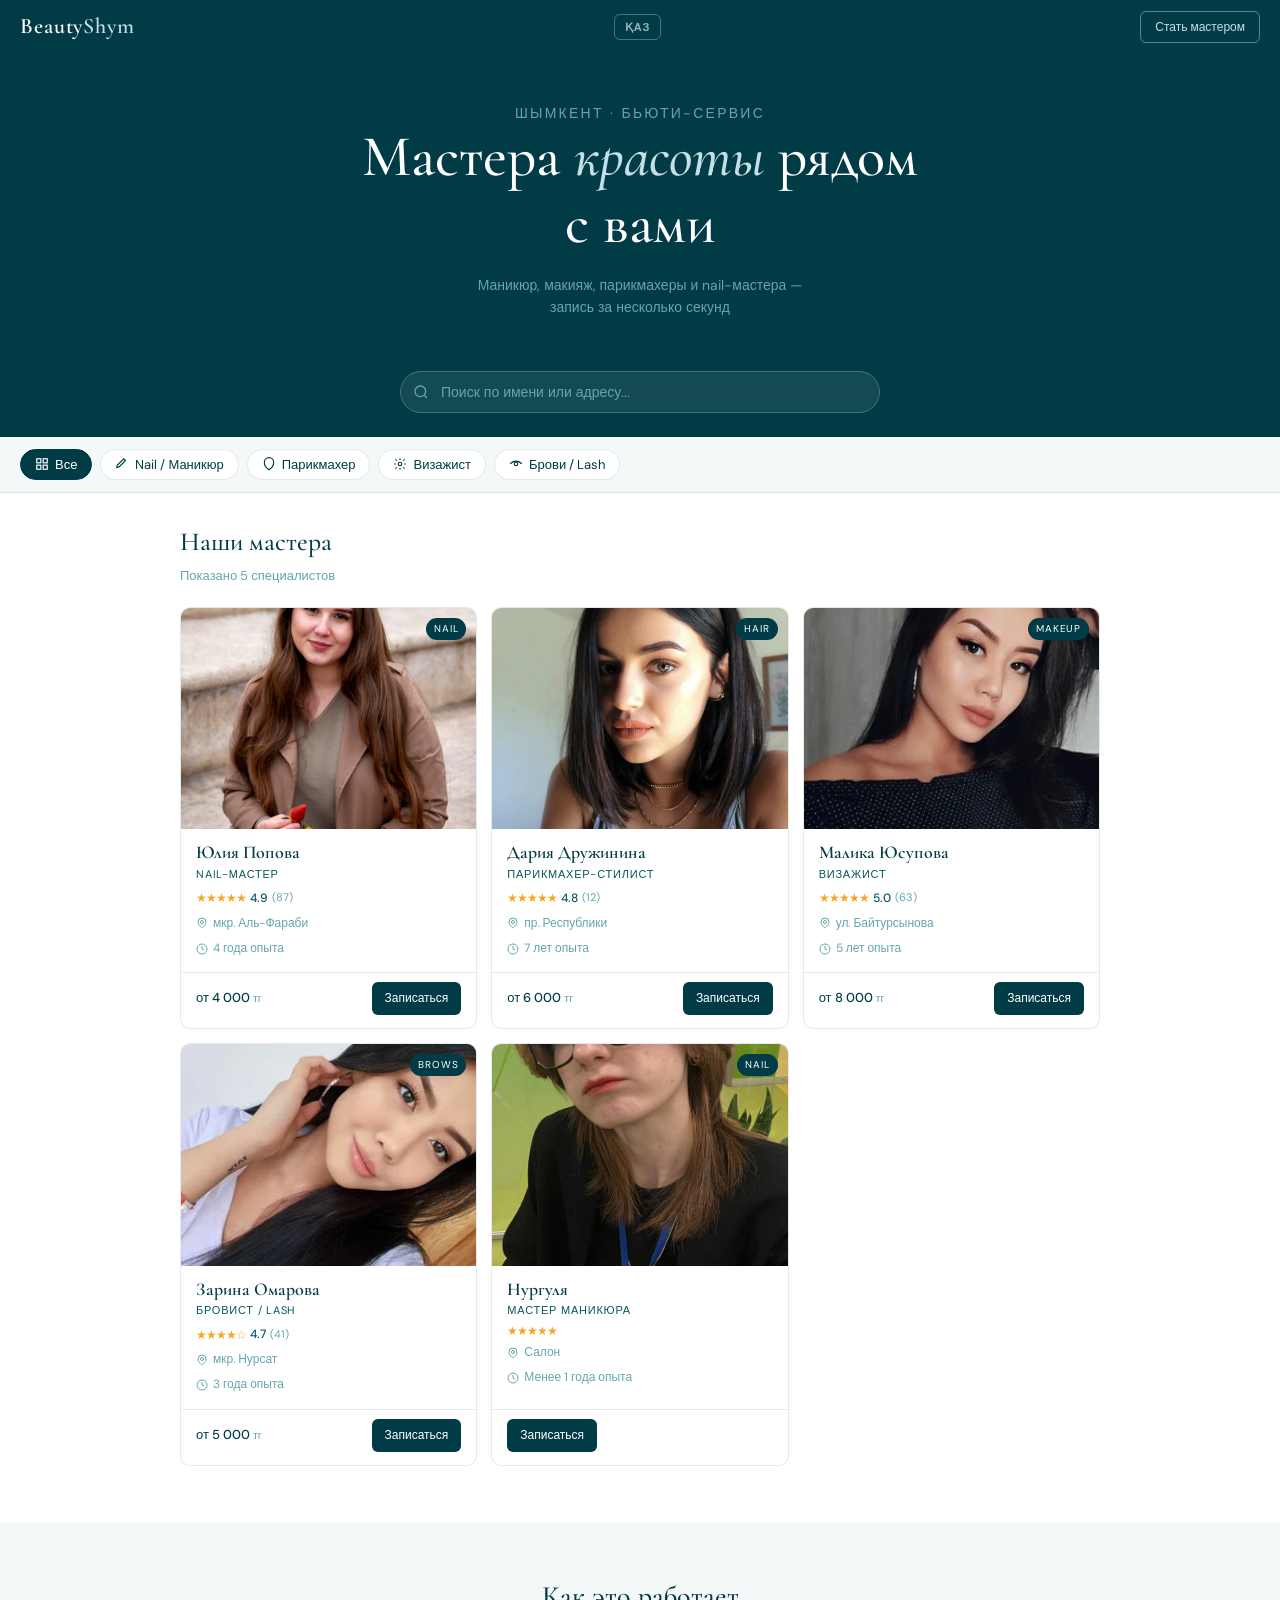
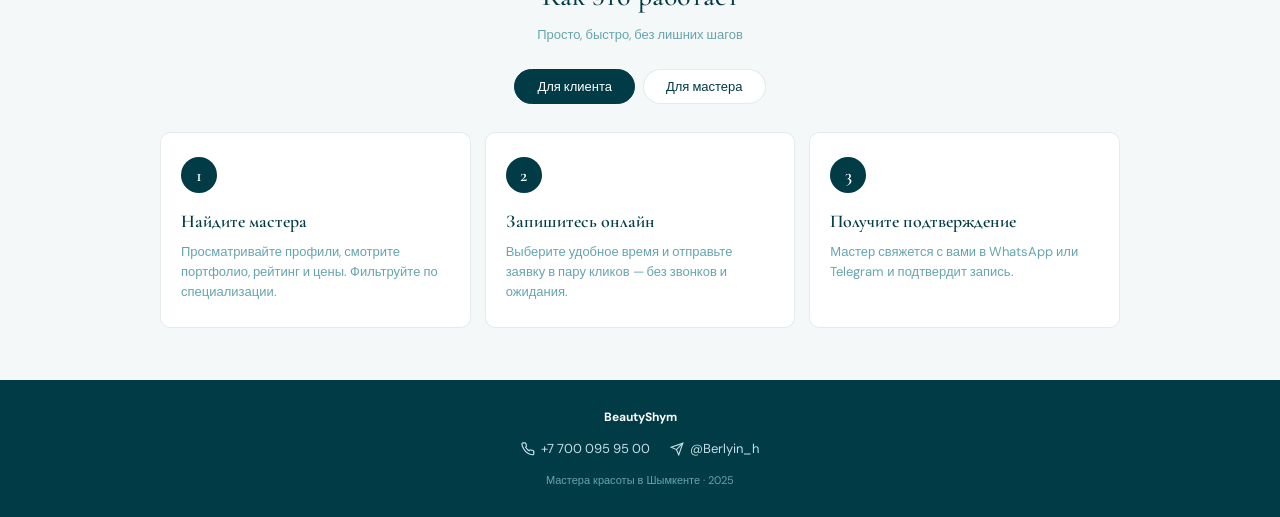
<file: index.html>
<!DOCTYPE html>
<html lang="ru">
<head>
  <meta charset="UTF-8" />
  <meta name="viewport" content="width=device-width, initial-scale=1.0" />
  <title>BeautyShym — Мастера красоты в Шымкенте</title>

  <link rel="icon" href="data:image/svg+xml,<svg xmlns='http://www.w3.org/2000/svg' viewBox='0 0 32 32'><rect width='32' height='32' rx='8' fill='%23003b46'/><text x='50%25' y='54%25' dominant-baseline='central' text-anchor='middle' font-family='Georgia,serif' font-size='13' font-weight='700' fill='%23c4dfe6'>BS</text></svg>">

  <meta property="og:type" content="website" />
  <meta property="og:title" content="BeautyShym — Мастера красоты в Шымкенте" />
  <meta property="og:description" content="Найдите лучшего мастера маникюра, макияжа или парикмахера в Шымкенте. Запись онлайн за несколько секунд." />
  <meta property="og:image" content="og-image.jpg" />
  <meta property="og:url" content="https://beautyshym.kz" />
  <meta name="twitter:card" content="summary_large_image" />
  <meta name="description" content="Найдите лучшего мастера маникюра, макияжа или парикмахера в Шымкенте. Запись онлайн за несколько секунд." />

  <link rel="preconnect" href="https://fonts.googleapis.com" />
  <link rel="preconnect" href="https://fonts.gstatic.com" crossorigin />
  <link href="https://fonts.googleapis.com/css2?family=Cormorant+Garamond:wght@500;600&family=DM+Sans:wght@400;500&display=swap" rel="stylesheet" />
  <link rel="stylesheet" href="style.css" />
</head>
<body>

<header>
  <a href="index.html" class="logo">Beauty<span>Shym</span></a>
  <button id="langToggle" class="lang-btn">ҚАЗ</button>
  <button type="button" class="btn-master js-open-master-modal"
    data-ru="Стать мастером" data-kz="Шебер болу">Стать мастером</button>
</header>

<section class="hero">
  <p class="hero-eye" data-ru="Шымкент · Бьюти-сервис" data-kz="Шымкент · Сұлулық қызметі">Шымкент · Бьюти-сервис</p>
  <h1 data-ru-html="Мастера <em>красоты</em> рядом с вами"
      data-kz-html="Жаныңыздағы <em>сұлулық шеберлері</em>">Мастера <em>красоты</em> рядом с вами</h1>
  <p data-ru="Маникюр, макияж, парикмахеры и nail-мастера — запись за несколько секунд"
     data-kz="Маникюр, макияж, шаштараздар және nail-шеберлер — бірнеше секундта жазылу">Маникюр, макияж, парикмахеры и nail-мастера — запись за несколько секунд</p>
</section>

<div class="search-wrap">
  <div class="search-box">
    <svg class="search-icon" viewBox="0 0 24 24" fill="none" stroke="currentColor" stroke-width="2">
      <circle cx="11" cy="11" r="8"/><path d="m21 21-4.35-4.35"/>
    </svg>
    <input id="searchInput" class="search-input" type="search" autocomplete="off"
      data-ru-ph="Поиск по имени или адресу..."
      data-kz-ph="Аты немесе мекенжайы бойынша іздеу..."
      placeholder="Поиск по имени или адресу..." />
  </div>
</div>

<div class="filters">
  <div class="filters-inner">
    <button class="chip active" data-cat="all">
      <svg width="14" height="14" viewBox="0 0 24 24" fill="none" stroke="currentColor" stroke-width="2"><rect x="3" y="3" width="7" height="7"/><rect x="14" y="3" width="7" height="7"/><rect x="14" y="14" width="7" height="7"/><rect x="3" y="14" width="7" height="7"/></svg>
      <span data-ru="Все" data-kz="Барлығы">Все</span>
    </button>
    <button class="chip" data-cat="nails">
      <svg width="14" height="14" viewBox="0 0 24 24" fill="none" stroke="currentColor" stroke-width="2"><path d="M18 6 7 17l-4 1 1-4L15 3l3 3Z"/></svg>
      <span data-ru="Nail / Маникюр" data-kz="Nail / Маникюр">Nail / Маникюр</span>
    </button>
    <button class="chip" data-cat="hair">
      <svg width="14" height="14" viewBox="0 0 24 24" fill="none" stroke="currentColor" stroke-width="2"><path d="M12 22s8-5.2 8-13A8 8 0 0 0 4 9c0 7.8 8 13 8 13Z"/></svg>
      <span data-ru="Парикмахер" data-kz="Шаштараз">Парикмахер</span>
    </button>
    <button class="chip" data-cat="makeup">
      <svg width="14" height="14" viewBox="0 0 24 24" fill="none" stroke="currentColor" stroke-width="2"><circle cx="12" cy="12" r="3"/><path d="M12 2v3M12 19v3M4.22 4.22l2.12 2.12M17.66 17.66l2.12 2.12M2 12h3M19 12h3M4.22 19.78l2.12-2.12M17.66 6.34l2.12-2.12"/></svg>
      <span data-ru="Визажист" data-kz="Визажист">Визажист</span>
    </button>
    <button class="chip" data-cat="brows">
      <svg width="14" height="14" viewBox="0 0 24 24" fill="none" stroke="currentColor" stroke-width="2"><path d="M2 12s4-5 10-5 10 5 10 5"/><circle cx="12" cy="12" r="3"/></svg>
      <span data-ru="Брови / Lash" data-kz="Қас / Кірпік">Брови / Lash</span>
    </button>
  </div>
</div>
<main class="section">
  <h2 class="section-title" data-ru="Наши мастера" data-kz="Біздің шеберлер">Наши мастера</h2>
  <p class="section-sub" id="count">Показано 9 специалистов</p>

  <div class="grid">


    <a class="card" data-cat="nails" data-name="Айгерим Касымова" data-addr="мкр. Аль-Фараби"
       href="master.html?id=1&name=%D0%90%D0%B9%D0%B3%D0%B5%D1%80%D0%B8%D0%BC+%D0%9A%D0%B0%D1%81%D1%8B%D0%BC%D0%BE%D0%B2%D0%B0&spec=Nail-%D0%BC%D0%B0%D1%81%D1%82%D0%B5%D1%80&addr=%D0%BC%D0%BA%D1%80.+%D0%90%D0%BB%D1%8C-%D0%A4%D0%B0%D1%80%D0%B0%D0%B1%D0%B8,+12&price=4+000+%D1%82%D0%B3&exp=4+%D0%B3%D0%BE%D0%B4%D0%B0+%D0%BE%D0%BF%D1%8B%D1%82%D0%B0&rating=4.9&reviews=87&photo=photos%2Faigerim-avatar.avif">
      <div class="card-img">
        <img src="photos/aigerim-avatar.avif" alt="Юлия Попова" loading="lazy">
        <span class="badge">Nail</span>
      </div>
      <div class="card-body">
        <div class="card-name">Юлия Попова</div>
        <div class="card-spec" data-ru="Nail-мастер" data-kz="Nail-шебер">Nail-мастер</div>
        <div class="stars"><span class="s">★★★★★</span><span class="score">4.9</span><span class="count">(87)</span></div>
        <div class="card-meta"><svg viewBox="0 0 24 24" fill="none" stroke="currentColor" stroke-width="2"><path d="M12 22s-8-5.5-8-12A8 8 0 0 1 20 10c0 6.5-8 12-8 12Z"/><circle cx="12" cy="10" r="3"/></svg>мкр. Аль-Фараби</div>
        <div class="card-meta"><svg viewBox="0 0 24 24" fill="none" stroke="currentColor" stroke-width="2"><circle cx="12" cy="12" r="10"/><polyline points="12 6 12 12 16 14"/></svg><span data-ru="4 года опыта" data-kz="4 жыл тәжірибесі">4 года опыта</span></div>
      </div>
      <div class="card-footer"><div class="card-price">от 4 000 <small>тг</small></div><span class="btn" data-ru="Записаться" data-kz="Жазылу">Записаться</span></div>
    </a>

    <a class="card" data-cat="hair" data-name="Дана Сейткали" data-addr="пр. Республики"
       href="master.html?id=2&name=%D0%94%D0%B0%D0%BD%D0%B0+%D0%A1%D0%B5%D0%B9%D1%82%D0%BA%D0%B0%D0%BB%D0%B8&spec=%D0%9F%D0%B0%D1%80%D0%B8%D0%BA%D0%BC%D0%B0%D1%85%D0%B5%D1%80-%D1%81%D1%82%D0%B8%D0%BB%D0%B8%D1%81%D1%82&addr=%D0%BF%D1%80.+%D0%A0%D0%B5%D1%81%D0%BF%D1%83%D0%B1%D0%BB%D0%B8%D0%BA%D0%B8,+24&price=6+000+%D1%82%D0%B3&exp=7+%D0%BB%D0%B5%D1%82+%D0%BE%D0%BF%D1%8B%D1%82%D0%B0&rating=4.8&reviews=124&photo=photos%2F%D0%B0%D0%B2%D0%B02.webp">
      <div class="card-img" style="background:#d4eaed">
        <img src="./photos/ава2.webp" alt="Дана Сейткали" loading="lazy">
        <span class="badge">Hair</span>
      </div>
      <div class="card-body"> 
        <div class="card-name">Дария Дружинина</div>
        <div class="card-spec" data-ru="Парикмахер-стилист" data-kz="Шаштараз-стилист">Парикмахер-стилист</div>
        <div class="stars"><span class="s">★★★★★</span><span class="score">4.8</span><span class="count">(12)</span></div>
        <div class="card-meta"><svg viewBox="0 0 24 24" fill="none" stroke="currentColor" stroke-width="2"><path d="M12 22s-8-5.5-8-12A8 8 0 0 1 20 10c0 6.5-8 12-8 12Z"/><circle cx="12" cy="10" r="3"/></svg>пр. Республики</div>
        <div class="card-meta"><svg viewBox="0 0 24 24" fill="none" stroke="currentColor" stroke-width="2"><circle cx="12" cy="12" r="10"/><polyline points="12 6 12 12 16 14"/></svg><span data-ru="7 лет опыта" data-kz="7 жыл тәжірибесі">7 лет опыта</span></div>
      </div>
      <div class="card-footer"><div class="card-price">от 6 000 <small>тг</small></div><span class="btn" data-ru="Записаться" data-kz="Жазылу">Записаться</span></div>
    </a>


    <a class="card" data-cat="makeup" data-name="Малика Юсупова" data-addr="ул. Байтурсынова"
       href="master.html?id=3&name=%D0%9C%D0%B0%D0%BB%D0%B8%D0%BA%D0%B0+%D0%AE%D1%81%D1%83%D0%BF%D0%BE%D0%B2%D0%B0&spec=%D0%92%D0%B8%D0%B7%D0%B0%D0%B6%D0%B8%D1%81%D1%82&addr=%D1%83%D0%BB.+%D0%91%D0%B0%D0%B9%D1%82%D1%83%D1%80%D1%81%D1%8B%D0%BD%D0%BE%D0%B2%D0%B0,+5&price=8+000+%D1%82%D0%B3&exp=5+%D0%BB%D0%B5%D1%82+%D0%BE%D0%BF%D1%8B%D1%82%D0%B0&rating=5.0&reviews=63&photo=photos%2F%D0%B0%D0%B2%D0%B03.webp">
      <div class="card-img" style="background:#bdd8e2">
        <img src="./photos/ава3.webp" alt="Малика Юсупова" loading="lazy">
        <span class="badge">Makeup</span>
      </div>
      <div class="card-body">
        <div class="card-name">Малика Юсупова</div>
        <div class="card-spec" data-ru="Визажист" data-kz="Визажист">Визажист</div>
        <div class="stars"><span class="s">★★★★★</span><span class="score">5.0</span><span class="count">(63)</span></div>
        <div class="card-meta"><svg viewBox="0 0 24 24" fill="none" stroke="currentColor" stroke-width="2"><path d="M12 22s-8-5.5-8-12A8 8 0 0 1 20 10c0 6.5-8 12-8 12Z"/><circle cx="12" cy="10" r="3"/></svg>ул. Байтурсынова</div>
        <div class="card-meta"><svg viewBox="0 0 24 24" fill="none" stroke="currentColor" stroke-width="2"><circle cx="12" cy="12" r="10"/><polyline points="12 6 12 12 16 14"/></svg><span data-ru="5 лет опыта" data-kz="5 жыл тәжірибесі">5 лет опыта</span></div>
      </div>
      <div class="card-footer"><div class="card-price">от 8 000 <small>тг</small></div><span class="btn" data-ru="Записаться" data-kz="Жазылу">Записаться</span></div>
    </a>


    <a class="card" data-cat="brows" data-name="Зарина Омарова" data-addr="мкр. Нурсат"
       href="master.html?id=4&name=%D0%97%D0%B0%D1%80%D0%B8%D0%BD%D0%B0+%D0%9E%D0%BC%D0%B0%D1%80%D0%BE%D0%B2%D0%B0&spec=%D0%91%D1%80%D0%BE%D0%B2%D0%B8%D1%81%D1%82+%2F+Lash&addr=%D0%BC%D0%BA%D1%80.+%D0%9D%D1%83%D1%80%D1%81%D0%B0%D1%82,+8&price=5+000+%D1%82%D0%B3&exp=3+%D0%B3%D0%BE%D0%B4%D0%B0+%D0%BE%D0%BF%D1%8B%D1%82%D0%B0&rating=4.7&reviews=41&photo=photos%2F%D0%B0%D0%B2%D0%B04.webp">
      <div class="card-img" style="background:#c4dfe6">
        <img src="./photos/ава4.webp" alt="Зарина Омарова" loading="lazy">
        <span class="badge">Brows</span>
      </div>
      <div class="card-body">
        <div class="card-name">Зарина Омарова</div>
        <div class="card-spec" data-ru="Бровист / Lash" data-kz="Қас шебері / Lash">Бровист / Lash</div>
        <div class="stars"><span class="s">★★★★☆</span><span class="score">4.7</span><span class="count">(41)</span></div>
        <div class="card-meta"><svg viewBox="0 0 24 24" fill="none" stroke="currentColor" stroke-width="2"><path d="M12 22s-8-5.5-8-12A8 8 0 0 1 20 10c0 6.5-8 12-8 12Z"/><circle cx="12" cy="10" r="3"/></svg>мкр. Нурсат</div>
        <div class="card-meta"><svg viewBox="0 0 24 24" fill="none" stroke="currentColor" stroke-width="2"><circle cx="12" cy="12" r="10"/><polyline points="12 6 12 12 16 14"/></svg><span data-ru="3 года опыта" data-kz="3 жыл тәжірибесі">3 года опыта</span></div>
      </div>
      <div class="card-footer"><div class="card-price">от 5 000 <small>тг</small></div><span class="btn" data-ru="Записаться" data-kz="Жазылу">Записаться</span></div>
    </a>


    <a class="card" data-cat="nails" data-name="Нургуля" data-addr="Салон"
       href="master.html?id=9&name=%D0%9D%D1%83%D1%80%D0%B3%D1%83%D0%BB%D1%8F&spec=%D0%9C%D0%B0%D1%81%D1%82%D0%B5%D1%80+%D0%BC%D0%B0%D0%BD%D0%B8%D0%BA%D1%8E%D1%80%D0%B0&addr=%D0%A1%D0%B0%D0%BB%D0%BE%D0%BD&exp=%D0%9C%D0%B5%D0%BD%D0%B5%D0%B5+1+%D0%B3%D0%BE%D0%B4%D0%B0&photo=photos%2Fnurgulya-avatar.jpg">
      <div class="card-img" style="background:#e8d5d5">
        <img src="photos/nurgulya-avatar.jpg" alt="Нургуля" loading="lazy">
        <span class="badge">Nail</span>
      </div>
      <div class="card-body">
        <div class="card-name">Нургуля</div>
        <div class="card-spec" data-ru="Мастер маникюра" data-kz="Маникюр шебері">Мастер маникюра</div>
        <div class="stars"><span class="s">★★★★★</span></div>
        <div class="card-meta"><svg viewBox="0 0 24 24" fill="none" stroke="currentColor" stroke-width="2"><path d="M12 22s-8-5.5-8-12A8 8 0 0 1 20 10c0 6.5-8 12-8 12Z"/><circle cx="12" cy="10" r="3"/></svg>Салон</div>
        <div class="card-meta"><svg viewBox="0 0 24 24" fill="none" stroke="currentColor" stroke-width="2"><circle cx="12" cy="12" r="10"/><polyline points="12 6 12 12 16 14"/></svg><span data-ru="Менее 1 года опыта" data-kz="1 жылдан аз тәжірибе">Менее 1 года опыта</span></div>
      </div>
      <div class="card-footer"><span class="btn" data-ru="Записаться" data-kz="Жазылу">Записаться</span></div>
    </a>



  </div>
</main> 


<section class="how">
  <div class="how-inner">
    <h2 class="how-title" data-ru="Как это работает" data-kz="Бұл қалай жұмыс істейді">Как это работает</h2>
    <p class="how-sub" data-ru="Просто, быстро, без лишних шагов" data-kz="Қарапайым, жылдам, артық қадамсыз">Просто, быстро, без лишних шагов</p>
    <div class="how-tabs">
      <button class="how-tab active" data-panel="panel-client" data-ru="Для клиента" data-kz="Клиент үшін">Для клиента</button>
      <button class="how-tab" data-panel="panel-master" data-ru="Для мастера" data-kz="Шебер үшін">Для мастера</button>
    </div>

    <div class="how-panel active" id="panel-client">
      <div class="how-grid">
        <div class="how-step">
          <div class="how-num">1</div>
          <h3 data-ru="Найдите мастера" data-kz="Шеберді табыңыз">Найдите мастера</h3>
          <p data-ru="Просматривайте профили, смотрите портфолио, рейтинг и цены. Фильтруйте по специализации."
             data-kz="Профильдерді қараңыз, портфолио, рейтинг және бағаларды зерделеңіз. Мамандануы бойынша сүзгілеңіз.">Просматривайте профили, смотрите портфолио, рейтинг и цены. Фильтруйте по специализации.</p>
        </div>
        <div class="how-step">
          <div class="how-num">2</div>
          <h3 data-ru="Запишитесь онлайн" data-kz="Онлайн жазылыңыз">Запишитесь онлайн</h3>
          <p data-ru="Выберите удобное время и отправьте заявку в пару кликов — без звонков и ожидания."
             data-kz="Ыңғайлы уақытты таңдап, бірнеше рет баспаша өтінімді жіберіңіз — қоңырауссыз.">Выберите удобное время и отправьте заявку в пару кликов — без звонков и ожидания.</p>
        </div>
        <div class="how-step">
          <div class="how-num">3</div>
          <h3 data-ru="Получите подтверждение" data-kz="Растауды алыңыз">Получите подтверждение</h3>
          <p data-ru="Мастер свяжется с вами в WhatsApp или Telegram и подтвердит запись."
             data-kz="Шебер WhatsApp немесе Telegram арқылы хабарласып, жазылуды растайды.">Мастер свяжется с вами в WhatsApp или Telegram и подтвердит запись.</p>
        </div>
      </div>
    </div>

    <div class="how-panel" id="panel-master">
      <div class="how-grid">
        <div class="how-step">
          <div class="how-num">1</div>
          <h3 data-ru="Создайте профиль" data-kz="Профиль жасаңыз">Создайте профиль</h3>
          <p data-ru="Нажмите стать мастером и там уже просто заполните заявку"
             data-kz="«Шебер болу» батырмасын басып, анкетаны толтырыңыз.">Нажмите стать мастером и там уже просто заполните заявку</p>
        </div>
        <div class="how-step">
          <div class="how-num">2</div>
          <h3 data-ru="Получайте клиентов" data-kz="Клиенттер алыңыз">Получайте клиентов</h3>
          <p data-ru="Ваша карточка появится в каталоге BeautyShym и будет видна тысячам жителей Шымкента."
             data-kz="Сіздің картаңыз BeautyShym каталогында пайда болып, Шымкент тұрғындарына көрінеді.">Ваша карточка появится в каталоге BeautyShym и будет видна тысячам жителей Шымкента.</p>
        </div>
        <div class="how-step">
          <div class="how-num">3</div>
          <h3 data-ru="Работайте и зарабатывайте" data-kz="Жұмыс істеңіз, табыс табыңыз">Работайте и зарабатывайте</h3>
          <p data-ru="Принимайте записи, собирайте отзывы и растите свою клиентскую базу."
             data-kz="Жазылуды қабылдаңыз, пікірлер жинаңыз және клиенттер базасын өсіріңіз.">Принимайте записи, собирайте отзывы и растите свою клиентскую базу.</p>
        </div>
      </div>
    </div>
  </div>
</section>

<footer>
  <div class="footer-inner">
    <strong>BeautyShym</strong>
    <div class="footer-contacts">
      <a href="tel:+77001234567">
        <svg width="14" height="14" viewBox="0 0 24 24" fill="none" stroke="currentColor" stroke-width="2"><path d="M22 16.92v3a2 2 0 0 1-2.18 2 19.79 19.79 0 0 1-8.63-3.07A19.5 19.5 0 0 1 4.69 12 19.79 19.79 0 0 1 1.61 3.53 2 2 0 0 1 3.58 1.37h3a2 2 0 0 1 2 1.72c.127.96.361 1.903.7 2.81a2 2 0 0 1-.45 2.11L7.91 9a16 16 0 0 0 6 6l.92-.92a2 2 0 0 1 2.11-.45c.907.339 1.85.573 2.81.7A2 2 0 0 1 21.73 16.92Z"/></svg>
        +7 700 095 95 00
      </a>
      <a href="https://t.me/beautyshym" target="_blank" rel="noopener">
        <svg width="14" height="14" viewBox="0 0 24 24" fill="none" stroke="currentColor" stroke-width="2"><path d="m22 2-7 20-4-9-9-4Z"/><path d="M22 2 11 13"/></svg>
        @Berlyin_h
      </a>
    </div>
    <span class="footer-copy"
      data-ru="Мастера красоты в Шымкенте · 2025"
      data-kz="Шымкенттегі сұлулық шеберлері · 2025">Мастера красоты в Шымкенте · 2025</span>
  </div>
</footer>

<!-- МОДАЛЬНОЕ ОКНО: РЕГИСТРАЦИЯ МАСТЕРА -->
<div class="modal-overlay" id="masterModal" role="dialog" aria-modal="true">
  <div class="modal">
    <div class="modal-header">
      <div class="modal-title" data-ru="Стать мастером" data-kz="Шебер болу">Стать мастером</div>
      <button class="modal-close" aria-label="Закрыть">
        <svg width="20" height="20" viewBox="0 0 24 24" fill="none" stroke="currentColor" stroke-width="2"><line x1="18" y1="6" x2="6" y2="18"/><line x1="6" y1="6" x2="18" y2="18"/></svg>
      </button>
    </div>
    <p class="modal-sub"
      data-ru="Заполните анкету — мы добавим вас в каталог BeautyShym бесплатно."
      data-kz="Анкетаны толтырыңыз — біз сізді BeautyShym каталогына тегін қосамыз.">Заполните анкету — мы добавим вас в каталог BeautyShym бесплатно.</p>

    <form id="masterRegForm"
      action="https://docs.google.com/forms/d/e/1FAIpQLSc1n9oCN3Qho1Gih1g6GXYBlRl4zBXKylXVH417ySN-f9CPEw/formResponse"
      method="POST"
      target="hidden_iframe_modal">

      <div class="field">
        <label for="mr_name" data-ru="Имя и фамилия" data-kz="Аты-жөні">Имя и фамилия</label>
        <input id="mr_name" name="entry.882423145" type="text" placeholder="Айгерим Касымова" required />
      </div>

      <div class="field">
        <label for="mr_phone" data-ru="Номер телефона" data-kz="Телефон нөмірі">Номер телефона</label>
        <input id="mr_phone" name="entry.672607704" type="tel" placeholder="+7 700 000 00 00" required />
      </div>

      <div class="field">
        <label for="mr_spec" data-ru="Специализация" data-kz="Мамандануы">Специализация</label>
        <select id="mr_spec" name="entry.263476796" required>
          <option value="" disabled selected data-ru="Выберите специализацию" data-kz="Мамандануды таңдаңыз">Выберите специализацию</option>
          <option value="Nail-мастер / Маникюр" data-ru="Nail-мастер / Маникюр" data-kz="Nail-шебер / Маникюр">Nail-мастер / Маникюр</option>
          <option value="Парикмахер / Стилист" data-ru="Парикмахер / Стилист" data-kz="Шаштараз / Стилист">Парикмахер / Стилист</option>
          <option value="Колорист" data-ru="Колорист" data-kz="Колорист">Колорист</option>
          <option value="Визажист" data-ru="Визажист" data-kz="Визажист">Визажист</option>
          <option value="Бровист / Lash-мастер" data-ru="Бровист / Lash-мастер" data-kz="Қас шебері / Lash-шебер">Бровист / Lash-мастер</option>
          <option value="Другое" data-ru="Другое" data-kz="Басқа">Другое</option>
        </select>
      </div>

      <div class="field">
        <label for="mr_addr" data-ru="Район / Адрес приёма" data-kz="Аудан / Қабылдау мекенжайы">Район / Адрес приёма</label>
        <input id="mr_addr" name="entry.1367539561" type="text" placeholder="мкр. Нурсат, ул. Республики..." required />
      </div>

      <div class="field">
        <label for="mr_exp" data-ru="Опыт работы" data-kz="Жұмыс тәжірибесі">Опыт работы</label>
        <select id="mr_exp" name="entry.988695208" required>
          <option value="" disabled selected data-ru="Выберите опыт" data-kz="Тәжірибені таңдаңыз">Выберите опыт</option>
          <option value="Менее 1 года" data-ru="Менее 1 года" data-kz="1 жылдан аз">Менее 1 года</option>
          <option value="1–2 года" data-ru="1–2 года" data-kz="1–2 жыл">1–2 года</option>
          <option value="3–5 лет" data-ru="3–5 лет" data-kz="3–5 жыл">3–5 лет</option>
          <option value="Более 5 лет" data-ru="Более 5 лет" data-kz="5 жылдан артық">Более 5 лет</option>
        </select>
      </div>

      <button type="submit" class="btn btn-full" style="margin-top:8px"
        data-ru="Отправить заявку" data-kz="Өтінімді жіберу">Отправить заявку</button>
    </form>

    <div class="modal-success" id="masterRegSuccess">
      <div class="ms-icon">
        <svg width="28" height="28" viewBox="0 0 24 24" fill="none" stroke="#003b46" stroke-width="2"><path d="M9 12 11 14 15 10"/><circle cx="12" cy="12" r="10"/></svg>
      </div>
      <h3 data-ru="Заявка отправлена!" data-kz="Өтінім жіберілді!">Заявка отправлена!</h3>
      <p data-ru="Наши менеджеры рассмотрят вашу анкету и свяжутся с вами в течение 1–2 рабочих дней."
         data-kz="Біздің менеджерлер анкетаңызды қарастырып, 1–2 жұмыс күні ішінде байланысады.">Наши менеджеры рассмотрят вашу анкету и свяжутся с вами в течение 1–2 рабочих дней.</p>
    </div>
  </div>
</div>

<iframe name="hidden_iframe_modal" style="display:none"></iframe>

<script src="i18n.js"></script>
<script src="main.js"></script>
<script src="modal.js"></script>
</body>
</html>
</file>
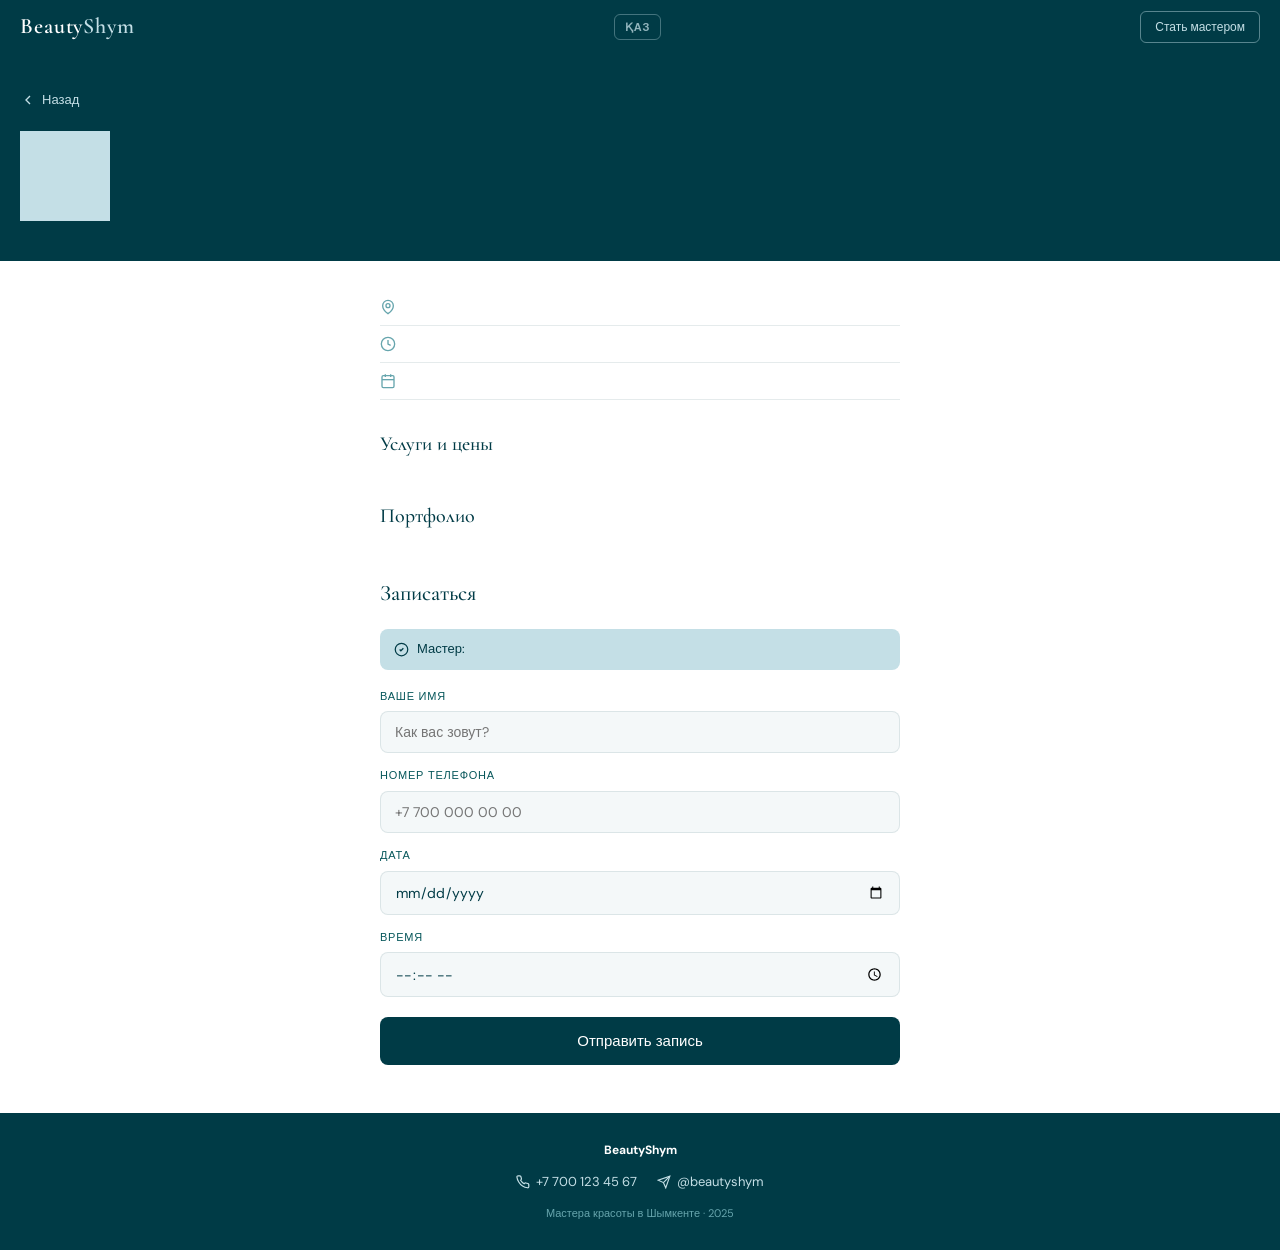
<file: master.html>
<!DOCTYPE html>
<html lang="ru">
<head>
  <meta charset="UTF-8" />
  <meta name="viewport" content="width=device-width, initial-scale=1.0" />
  <title>Запись к мастеру — BeautyShym</title>

  <link rel="icon" href="data:image/svg+xml,<svg xmlns='http://www.w3.org/2000/svg' viewBox='0 0 32 32'><rect width='32' height='32' rx='8' fill='%23003b46'/><text x='50%25' y='54%25' dominant-baseline='central' text-anchor='middle' font-family='Georgia,serif' font-size='13' font-weight='700' fill='%23c4dfe6'>BS</text></svg>">

  <meta property="og:type" content="profile" />
  <meta property="og:title" id="og-title" content="Мастер — BeautyShym" />
  <meta property="og:description" content="Запишитесь к мастеру красоты в Шымкенте на BeautyShym" />
  <meta property="og:image" content="og-image.jpg" />
  <meta name="twitter:card" content="summary_large_image" />

  <link rel="preconnect" href="https://fonts.googleapis.com" />
  <link rel="preconnect" href="https://fonts.gstatic.com" crossorigin />
  <link href="https://fonts.googleapis.com/css2?family=Cormorant+Garamond:wght@500;600&family=DM+Sans:wght@400;500&display=swap" rel="stylesheet" />
  <link rel="stylesheet" href="style.css" />
</head>
<body>

<header>
  <a href="index.html" class="logo">Beauty<span>Shym</span></a>
  <button id="langToggle" class="lang-btn">ҚАЗ</button>
  <button type="button" class="btn-master js-open-master-modal"
    data-ru="Стать мастером" data-kz="Шебер болу">Стать мастером</button>
</header>

<div class="master-hero">
  <a href="index.html" class="back">
    <svg width="16" height="16" viewBox="0 0 24 24" fill="none" stroke="currentColor" stroke-width="2"><path d="m15 18-6-6 6-6"/></svg>
    <span data-ru="Назад" data-kz="Артқа">Назад</span>
  </a>
  <div class="master-info">
    <div class="master-avatar" id="avatarEl"></div>
    <div class="master-meta">
      <h1 id="nameEl"></h1>
      <div class="spec" id="specEl"></div>
      <div class="master-stars" id="starsEl"></div>
    </div>
  </div>
</div>

<div class="master-details">
  <div class="detail-row">
    <svg viewBox="0 0 24 24" fill="none" stroke="currentColor" stroke-width="2"><path d="M12 22s-8-5.5-8-12A8 8 0 0 1 20 10c0 6.5-8 12-8 12Z"/><circle cx="12" cy="10" r="3"/></svg>
    <span id="addrEl"></span>
  </div>
  <div class="detail-row">
    <svg viewBox="0 0 24 24" fill="none" stroke="currentColor" stroke-width="2"><circle cx="12" cy="12" r="10"/><polyline points="12 6 12 12 16 14"/></svg>
    <span id="expEl"></span>
  </div>
  <div class="detail-row">
    <svg viewBox="0 0 24 24" fill="none" stroke="currentColor" stroke-width="2"><rect x="3" y="4" width="18" height="18" rx="2"/><line x1="16" y1="2" x2="16" y2="6"/><line x1="8" y1="2" x2="8" y2="6"/><line x1="3" y1="10" x2="21" y2="10"/></svg>
    <span id="priceEl"></span>
  </div>
</div>


<!-- SERVICES -->
<div class="services">
  <div class="services-title" id="servicesTitleEl" data-ru="Услуги и цены" data-kz="Қызметтер мен бағалар">Услуги и цены</div>
  <div id="servicesList"></div>
</div>

<!-- PORTFOLIO -->
<div class="portfolio">
  <div class="portfolio-title" data-ru="Портфолио" data-kz="Портфолио">Портфолио</div>
  <div class="portfolio-grid" id="portfolioGrid"></div>
</div>

<!-- BOOKING FORM -->
<form class="booking-form" id="bookingForm"
  action="https://docs.google.com/forms/d/e/1FAIpQLSeKXJDwZbO8zlXion0m6l6sYC8YhlY1GanIP3Ph2LyKVnSIYQ/formResponse"
  method="POST"
  target="hidden_iframe">

  <h2 class="form-title" data-ru="Записаться" data-kz="Жазылу">Записаться</h2>

  <div class="prefilled">
    <svg viewBox="0 0 24 24" fill="none" stroke="currentColor" stroke-width="2"><path d="M9 12 11 14 15 10"/><circle cx="12" cy="12" r="10"/></svg>
    <span data-ru="Мастер:" data-kz="Шебер:">Мастер:</span> <strong id="prefillLabel" style="margin-left:4px"></strong>
  </div>

  <input type="hidden" name="entry.175456739" id="masterField" />

  <div class="field">
    <label for="inp_name" data-ru="Ваше имя" data-kz="Сіздің атыңыз">Ваше имя</label>
    <input id="inp_name" name="entry.2023841053" type="text"
      data-ru-ph="Как вас зовут?" data-kz-ph="Сіздің атыңыз?"
      placeholder="Как вас зовут?" required />
  </div>

  <div class="field">
    <label for="inp_phone" data-ru="Номер телефона" data-kz="Телефон нөмірі">Номер телефона</label>
    <input id="inp_phone" name="entry.1711694298" type="tel" placeholder="+7 700 000 00 00" required />
  </div>

  <div class="field">
    <label for="inp_date" data-ru="Дата" data-kz="Күні">Дата</label>
    <input id="inp_date" name="entry.1801926445" type="date" required />
  </div>

  <div class="field">
    <label for="inp_time" data-ru="Время" data-kz="Уақыты">Время</label>
    <input id="inp_time" name="entry.1783242859" type="time" required />
  </div>

  <button type="submit" class="btn btn-full bookBtn"
    data-ru="Отправить запись" data-kz="Жазылуды жіберу">Отправить запись</button>
</form>

<!-- Success message -->
<div id="successMsg" style="display:none; position:fixed; background:rgb(0,0,0,0.5); width:100%; height:100vh; text-align:center; padding:32px 20px 56px; max-width:480px; margin:0 auto;">
  <div style="width:56px;height:56px;background:#c4dfe6;border-radius:50%;display:flex;align-items:center;justify-content:center;margin:0 auto 16px;">
    <svg width="28" height="28" viewBox="0 0 24 24" fill="none" stroke="#003b46" stroke-width="2"><path d="M9 12 11 14 15 10"/><circle cx="12" cy="12" r="10"/></svg>
  </div>
  <div style="font-family:'Cormorant Garamond',serif;font-size:24px;font-weight:600;color:#003b46;margin-bottom:8px;"
    data-ru="Запись отправлена" data-kz="Жазылу жіберілді">Запись отправлена</div>
  <p style="font-size:13px;color:#66a5ad;margin-bottom:20px;"
    data-ru="Мастер свяжется с вами для подтверждения"
    data-kz="Шебер растау үшін сізбен байланысады">Мастер свяжется с вами для подтверждения</p>
  <a href="index.html" class="btn" data-ru="Вернуться к мастерам" data-kz="Шеберлерге оралу">Вернуться к мастерам</a>
</div>

<footer>
  <div class="footer-inner">
    <strong>BeautyShym</strong>
    <div class="footer-contacts">
      <a href="tel:+77001234567">
        <svg width="14" height="14" viewBox="0 0 24 24" fill="none" stroke="currentColor" stroke-width="2"><path d="M22 16.92v3a2 2 0 0 1-2.18 2 19.79 19.79 0 0 1-8.63-3.07A19.5 19.5 0 0 1 4.69 12 19.79 19.79 0 0 1 1.61 3.53 2 2 0 0 1 3.58 1.37h3a2 2 0 0 1 2 1.72c.127.96.361 1.903.7 2.81a2 2 0 0 1-.45 2.11L7.91 9a16 16 0 0 0 6 6l.92-.92a2 2 0 0 1 2.11-.45c.907.339 1.85.573 2.81.7A2 2 0 0 1 21.73 16.92Z"/></svg>
        +7 700 123 45 67
      </a>
      <a href="https://t.me/beautyshym" target="_blank" rel="noopener">
        <svg width="14" height="14" viewBox="0 0 24 24" fill="none" stroke="currentColor" stroke-width="2"><path d="m22 2-7 20-4-9-9-4Z"/><path d="M22 2 11 13"/></svg>
        @beautyshym
      </a>
    </div>
    <span class="footer-copy"
      data-ru="Мастера красоты в Шымкенте · 2025"
      data-kz="Шымкенттегі сұлулық шеберлері · 2025">Мастера красоты в Шымкенте · 2025</span>
  </div>
</footer>

<!-- МОДАЛЬНОЕ ОКНО: РЕГИСТРАЦИЯ МАСТЕРА -->
<div class="modal-overlay" id="masterModal" role="dialog" aria-modal="true">
  <div class="modal">
    <div class="modal-header">
      <div class="modal-title" data-ru="Стать мастером" data-kz="Шебер болу">Стать мастером</div>
      <button class="modal-close" aria-label="Закрыть">
        <svg width="20" height="20" viewBox="0 0 24 24" fill="none" stroke="currentColor" stroke-width="2"><line x1="18" y1="6" x2="6" y2="18"/><line x1="6" y1="6" x2="18" y2="18"/></svg>
      </button>
    </div>
    <p class="modal-sub"
      data-ru="Заполните анкету — мы добавим вас в каталог BeautyShym бесплатно."
      data-kz="Анкетаны толтырыңыз — біз сізді BeautyShym каталогына тегін қосамыз.">Заполните анкету — мы добавим вас в каталог BeautyShym бесплатно.</p>

    <form id="masterRegForm"
      action="https://docs.google.com/forms/d/e/1FAIpQLSc1n9oCN3Qho1Gih1g6GXYBlRl4zBXKylXVH417ySN-f9CPEw/formResponse"
      method="POST"
      target="hidden_iframe_modal">

      <div class="field">
        <label for="mr_name" data-ru="Имя и фамилия" data-kz="Аты-жөні">Имя и фамилия</label>
        <input id="mr_name" name="entry.882423145" type="text" placeholder="Айгерим Касымова" required />
      </div>
      <div class="field">
        <label for="mr_phone" data-ru="Номер телефона" data-kz="Телефон нөмірі">Номер телефона</label>
        <input id="mr_phone" name="entry.672607704" type="tel" placeholder="+7 700 000 00 00" required />
      </div>
      <div class="field">
        <label for="mr_spec" data-ru="Специализация" data-kz="Мамандануы">Специализация</label>
        <select id="mr_spec" name="entry.263476796" required>
          <option value="" disabled selected data-ru="Выберите специализацию" data-kz="Мамандануды таңдаңыз">Выберите специализацию</option>
          <option value="Nail-мастер / Маникюр" data-ru="Nail-мастер / Маникюр" data-kz="Nail-шебер / Маникюр">Nail-мастер / Маникюр</option>
          <option value="Парикмахер / Стилист" data-ru="Парикмахер / Стилист" data-kz="Шаштараз / Стилист">Парикмахер / Стилист</option>
          <option value="Колорист" data-ru="Колорист" data-kz="Колорист">Колорист</option>
          <option value="Визажист" data-ru="Визажист" data-kz="Визажист">Визажист</option>
          <option value="Бровист / Lash-мастер" data-ru="Бровист / Lash-мастер" data-kz="Қас шебері / Lash-шебер">Бровист / Lash-мастер</option>
          <option value="Другое" data-ru="Другое" data-kz="Басқа">Другое</option>
        </select>
      </div>
      <div class="field">
        <label for="mr_addr" data-ru="Район / Адрес приёма" data-kz="Аудан / Қабылдау мекенжайы">Район / Адрес приёма</label>
        <input id="mr_addr" name="entry.1367539561" type="text" placeholder="мкр. Нурсат, ул. Республики..." required />
      </div>
      <div class="field">
        <label for="mr_exp" data-ru="Опыт работы" data-kz="Жұмыс тәжірибесі">Опыт работы</label>
        <select id="mr_exp" name="entry.988695208" required>
          <option value="" disabled selected data-ru="Выберите опыт" data-kz="Тәжірибені таңдаңыз">Выберите опыт</option>
          <option value="Менее 1 года" data-ru="Менее 1 года" data-kz="1 жылдан аз">Менее 1 года</option>
          <option value="1–2 года" data-ru="1–2 года" data-kz="1–2 жыл">1–2 года</option>
          <option value="3–5 лет" data-ru="3–5 лет" data-kz="3–5 жыл">3–5 лет</option>
          <option value="Более 5 лет" data-ru="Более 5 лет" data-kz="5 жылдан артық">Более 5 лет</option>
        </select>
      </div>
      <button type="submit" class="btn btn-full" style="margin-top:8px"
        data-ru="Отправить заявку" data-kz="Өтінімді жіберу">Отправить заявку</button>
    </form>

    <div class="modal-success" id="masterRegSuccess">
      <div class="ms-icon">
        <svg width="28" height="28" viewBox="0 0 24 24" fill="none" stroke="#003b46" stroke-width="2"><path d="M9 12 11 14 15 10"/><circle cx="12" cy="12" r="10"/></svg>
      </div>
      <h3 data-ru="Заявка отправлена!" data-kz="Өтінім жіберілді!">Заявка отправлена!</h3>
      <p data-ru="Наши менеджеры рассмотрят вашу анкету и свяжутся с вами в течение 1–2 рабочих дней."
         data-kz="Біздің менеджерлер анкетаңызды қарастырып, 1–2 жұмыс күні ішінде байланысады.">Наши менеджеры рассмотрят вашу анкету и свяжутся с вами в течение 1–2 рабочих дней.</p>
    </div>
  </div>
</div>

<iframe name="hidden_iframe" style="display:none"></iframe>
<iframe name="hidden_iframe_modal" style="display:none"></iframe>

<script>
  const p = new URLSearchParams(location.search);
  const name     = p.get('name')    || '';
  const spec     = p.get('spec')    || '';
  const photo    = p.get('photo')   || '';
  const rating   = p.get('rating')  || '';
  const reviews  = p.get('reviews') || '';
  const masterId = parseInt(p.get('id') || '1');

  // Fill basic info
  document.getElementById('nameEl').textContent  = name;
  document.getElementById('specEl').textContent  = spec;
  document.getElementById('addrEl').textContent  = p.get('addr')  || '';
  document.getElementById('expEl').textContent   = p.get('exp')   || '';
  document.getElementById('priceEl').textContent = '';
  document.title = name + ' — BeautyShym';

  const ogTitle = document.getElementById('og-title');
  if (ogTitle) ogTitle.content = name + ' — BeautyShym';

  // Avatar
  const avatarEl = document.getElementById('avatarEl');
  if (photo) {
    const img = document.createElement('img');
    img.src = decodeURIComponent(photo);
    img.alt = name;
    avatarEl.appendChild(img);
  } else {
    avatarEl.textContent = name.split(' ').map(w => w[0]).join('').slice(0, 2);
  }

  // Stars
  if (rating) {
    const full = Math.round(parseFloat(rating));
    document.getElementById('starsEl').innerHTML =
      `<span class="s">${'★'.repeat(full)}${'☆'.repeat(5-full)}</span><span class="score">${rating}</span>${reviews ? `<span class="score" style="opacity:.6">(${reviews})</span>` : ''}`;
  }

  // Form prefill
  const masterLabel = name + (spec ? ' — ' + spec : '');
  document.getElementById('masterField').value        = masterLabel;
  document.getElementById('prefillLabel').textContent = masterLabel;

  // Contact buttons
  const phone = '77001234567';
  const waMsg = encodeURIComponent('Здравствуйте! Хочу записаться к ' + name);
  document.getElementById('btnWa').href = 'https://wa.me/' + phone + '?text=' + waMsg;
  document.getElementById('btnTg').href = 'https://t.me/beautyshym';

  // Services — bilingual
  const specLower = spec.toLowerCase();
  const servicesBySpec = {
    nail: {
      ru: [
        { name: 'Маникюр классический',        price: '4 000 тг' },
        { name: 'Маникюр + покрытие гель-лак', price: '6 000 тг' },
        { name: 'Педикюр классический',         price: '5 000 тг' },
        { name: 'Педикюр + гель-лак',           price: '7 000 тг' },
        { name: 'Наращивание ногтей',           price: '9 000 тг' },
        { name: 'Дизайн (1 ноготь)',            price: '300 тг' },
      ],
      kz: [
        { name: 'Классикалық маникюр',          price: '4 000 тг' },
        { name: 'Маникюр + гель-лак жабыны',   price: '6 000 тг' },
        { name: 'Классикалық педикюр',          price: '5 000 тг' },
        { name: 'Педикюр + гель-лак',           price: '7 000 тг' },
        { name: 'Тырнақ ұзарту',               price: '9 000 тг' },
        { name: 'Дизайн (1 тырнақ)',            price: '300 тг' },
      ],
    },
    hair: {
      ru: [
        { name: 'Стрижка женская',              price: '6 000 тг' },
        { name: 'Стрижка + укладка',            price: '8 500 тг' },
        { name: 'Окрашивание (одним цветом)',   price: '12 000 тг' },
        { name: 'Мелирование / балаяж',         price: '18 000 тг' },
        { name: 'Кератиновое выпрямление',      price: '22 000 тг' },
        { name: 'Укладка / локоны',             price: '4 500 тг' },
      ],
      kz: [
        { name: 'Әйелдер шаш кесу',            price: '6 000 тг' },
        { name: 'Шаш кесу + укладка',           price: '8 500 тг' },
        { name: 'Бояу (бір түсте)',             price: '12 000 тг' },
        { name: 'Мелирование / балаяж',         price: '18 000 тг' },
        { name: 'Кератинмен тегістеу',          price: '22 000 тг' },
        { name: 'Укладка / толқындар',          price: '4 500 тг' },
      ],
    },
    makeup: {
      ru: [
        { name: 'Дневной макияж',               price: '8 000 тг' },
        { name: 'Вечерний макияж',              price: '12 000 тг' },
        { name: 'Свадебный макияж',             price: '18 000 тг' },
        { name: 'Макияж + причёска (пакет)',    price: '25 000 тг' },
        { name: 'Нюдовый / натуральный мейк',  price: '7 000 тг' },
      ],
      kz: [
        { name: 'Күндізгі макияж',              price: '8 000 тг' },
        { name: 'Кешкі макияж',                price: '12 000 тг' },
        { name: 'Үйлену макияжы',              price: '18 000 тг' },
        { name: 'Макияж + шаш безендіру (пакет)', price: '25 000 тг' },
        { name: 'Нюд / табиғи макияж',         price: '7 000 тг' },
      ],
    },
    brows: {
      ru: [
        { name: 'Коррекция бровей',             price: '2 500 тг' },
        { name: 'Окрашивание бровей',           price: '3 000 тг' },
        { name: 'Ламинирование бровей',         price: '5 500 тг' },
        { name: 'Наращивание ресниц (2D)',       price: '5 000 тг' },
        { name: 'Наращивание ресниц (объём)',    price: '7 000 тг' },
        { name: 'Ламинирование ресниц',         price: '4 500 тг' },
      ],
      kz: [
        { name: 'Қас түзету',                  price: '2 500 тг' },
        { name: 'Қас бояу',                    price: '3 000 тг' },
        { name: 'Қас ламинациясы',             price: '5 500 тг' },
        { name: 'Кірпік ұзарту (2D)',           price: '5 000 тг' },
        { name: 'Кірпік ұзарту (көлем)',        price: '7 000 тг' },
        { name: 'Кірпік ламинациясы',          price: '4 500 тг' },
      ],
    },
  };

  let category = 'nail';
  if (specLower.includes('hair') || specLower.includes('парикмахер') || specLower.includes('колорист')) {
    category = 'hair';
  } else if (specLower.includes('makeup') || specLower.includes('визажист')) {
    category = 'makeup';
  } else if (specLower.includes('brow') || specLower.includes('lash') || specLower.includes('бровист')) {
    category = 'brows';
  }

  function renderServices(lang) {
    const list = servicesBySpec[category][lang] || servicesBySpec[category].ru;
    const container = document.getElementById('servicesList');
    container.innerHTML = '';
    list.forEach(s => {
      const row = document.createElement('div');
      row.className = 'service-item';
      row.innerHTML = `<span class="service-name">${s.name}</span><span class="service-price">${s.price}</span>`;
      container.appendChild(row);
    });
  }

  renderServices(window.getLang ? window.getLang() : 'ru');

  document.addEventListener('langchange', e => renderServices(e.detail));

  // Portfolio
  const portfolioGrid = document.getElementById('portfolioGrid');
  const portfolioOverrides = {
    1: ['photos/aigerim-1.jpg', 'photos/aigerim-2.jpg', 'photos/aigerim-3.jpg', 'photos/aigerim-4.jpg'],
    2:['photos/прическа.webp', 'photos/прическа2.webp', 'photos/прическа3.jpg'],
    3:['photos/makeup1.webp','photos/makeup2.jpg', 'photos/makeup3.webp'],
    4:['photos/brow1.jpg','photos/brow2.jpg','photos/brow3.webp'],
    9: ['photos/nurgulya-1.jpg', 'photos/nurgulya-2.jpg', 'photos/nurgulya-3.jpg']
  };
  const localPhotos = portfolioOverrides[masterId];
  if (localPhotos) {
    localPhotos.forEach((src, i) => {
      const img = document.createElement('img');
      img.className = 'portfolio-img';
      img.src = src;
      img.alt = 'Работа ' + (i + 1);
      img.loading = 'lazy';
      portfolioGrid.appendChild(img);
    });
  } else {
    for (let i = 1; i <= 4; i++) {
      const img = document.createElement('img');
      img.className = 'portfolio-img';
      img.src = 'https://picsum.photos/seed/master' + masterId + '_' + i + '/300/300';
      img.alt = 'Работа ' + i;
      img.loading = 'lazy';
      portfolioGrid.appendChild(img);
    }
  }


  document.querySelector('.bookBtn').addEventListener('click', () => {
      document.getElementById('bookingForm').style.display = 'none';
      document.getElementById('successMsg').style.display  = 'block';;
  });
</script>
<script src="i18n.js"></script>
<script src="modal.js"></script>
</body>
</html>
</file>
<file: style.css>
:root {
  --d: #003b46;
  --m: #07575b;
  --l: #66a5ad;
  --p: #c4dfe6;
  --w: #ffffff;
  --g: #f4f8f9;
  --b: rgba(0,59,70,.10);
}

*, *::before, *::after { box-sizing: border-box; margin: 0; padding: 0; }
html { scroll-behavior: smooth; }
body { font-family: 'DM Sans', sans-serif; background: var(--w); color: var(--d); font-size: 15px; line-height: 1.6; }

/* ── HEADER ── */
header {
  position: sticky; top: 0; z-index: 99;
  background: var(--d);
  display: flex; align-items: center; justify-content: space-between;
  padding: 0 20px; height: 54px; gap: 12px;
}
.logo { font-family: 'Cormorant Garamond', serif; font-size: 22px; font-weight: 600; color: var(--w); text-decoration: none; letter-spacing: .04em; }
.logo span { color: var(--p); }

.lang-btn {
  background: transparent;
  border: 1.5px solid rgba(196,223,230,.35);
  color: rgba(196,223,230,.75);
  font-size: 11px; font-weight: 700; font-family: 'DM Sans', sans-serif;
  padding: 5px 10px; border-radius: 6px;
  cursor: pointer; letter-spacing: .08em;
  transition: all .2s; flex-shrink: 0;
}
.lang-btn:hover { color: var(--p); border-color: rgba(196,223,230,.6); }

.btn-master {
  background: transparent;
  border: 1.5px solid rgba(196,223,230,.45);
  color: var(--p);
  font-size: 12px; font-weight: 500; font-family: 'DM Sans', sans-serif;
  padding: 7px 14px; border-radius: 6px;
  cursor: pointer; text-decoration: none; white-space: nowrap;
  transition: all .2s;
  flex-shrink: 0;
}
.btn-master:hover { background: rgba(196,223,230,.15); border-color: var(--p); }

/* ── HERO ── */
.hero { background: var(--d); padding: 48px 20px 52px; text-align: center; }
.hero-eye { font-size: 11px; letter-spacing: .16em; text-transform: uppercase; color: var(--l); margin-bottom: 12px; }
.hero h1 { font-family: 'Cormorant Garamond', serif; font-size: clamp(32px,9vw,58px); font-weight: 500; color: var(--w); line-height: 1.15; max-width: 580px; margin: 0 auto 16px; }
.hero h1 em { font-style: italic; color: var(--p); }
.hero p { color: var(--l); font-size: 14px; max-width: 360px; margin: 0 auto; }

/* ── SEARCH ── */
.search-wrap { background: var(--d); padding: 0 20px 24px; }
.search-box { position: relative; max-width: 480px; margin: 0 auto; }
.search-icon {
  position: absolute; left: 13px; top: 50%; transform: translateY(-50%);
  width: 16px; height: 16px; color: var(--l); pointer-events: none;
}
.search-input {
  width: 100%; padding: 11px 16px 11px 40px;
  border: 1.5px solid rgba(196,223,230,.25); border-radius: 100px;
  font-family: 'DM Sans', sans-serif; font-size: 14px; color: var(--w);
  background: rgba(255,255,255,.08); outline: none;
  transition: border-color .2s, background .2s;
}
.search-input::placeholder { color: var(--l); }
.search-input:focus { border-color: var(--p); background: rgba(255,255,255,.12); }

/* ── FILTERS ── */
.filters { background: var(--g); border-bottom: 1px solid var(--b); padding: 12px 20px; overflow-x: auto; -webkit-overflow-scrolling: touch; }
.filters-inner { display: flex; gap: 8px; width: max-content; }
.chip {
  display: inline-flex; align-items: center; gap: 6px;
  background: var(--w); border: 1.5px solid var(--b);
  color: var(--d); font-size: 13px; font-family: 'DM Sans', sans-serif;
  padding: 6px 14px; border-radius: 100px; cursor: pointer; white-space: nowrap;
  transition: all .2s;
}
.chip:hover { border-color: var(--m); background: var(--p); }
.chip.active { background: var(--d); border-color: var(--d); color: var(--w); }

/* ── GRID ── */
.section { padding: 28px 20px 56px; max-width: 960px; margin: 0 auto; }
.section-title { font-family: 'Cormorant Garamond', serif; font-size: 26px; font-weight: 500; color: var(--d); margin-bottom: 4px; }
.section-sub { color: var(--l); font-size: 13px; margin-bottom: 20px; }
.grid { display: grid; grid-template-columns: 1fr; gap: 14px; }
@media (min-width: 480px) { .grid { grid-template-columns: repeat(2,1fr); } }
@media (min-width: 768px) { .grid { grid-template-columns: repeat(3,1fr); } }

/* ── CARD ── */
.card {
  border: 1.5px solid var(--b); border-radius: 10px; overflow: hidden;
  text-decoration: none; color: inherit; display: flex; flex-direction: column;
  transition: transform .2s, box-shadow .2s, border-color .2s;
  background: var(--w);
}
.card:hover { transform: translateY(-3px); box-shadow: 0 8px 24px rgba(0,59,70,.10); border-color: var(--l); }
.card-img {
  width: 100%; aspect-ratio: 4/3; background: var(--p);
  display: flex; align-items: center; justify-content: center; position: relative;
  overflow: hidden;
}
.card-img img { width: 100%; height: 100%; object-fit: cover; display: block; }
.card-img .initials { font-family: 'Cormorant Garamond', serif; font-size: 38px; font-weight: 500; color: var(--d); opacity: .45; }
.badge { position: absolute; top: 10px; right: 10px; background: var(--d); color: var(--w); font-size: 10px; letter-spacing: .08em; text-transform: uppercase; padding: 3px 8px; border-radius: 100px; }
.card-body { padding: 13px 15px 14px; flex: 1; }
.card-name { font-family: 'Cormorant Garamond', serif; font-size: 18px; font-weight: 600; line-height: 1.2; }
.card-spec { font-size: 11px; color: var(--m); text-transform: uppercase; letter-spacing: .07em; margin-top: 2px; }
.stars { display: flex; align-items: center; gap: 4px; margin-top: 5px; }
.stars .s { color: #f5a623; font-size: 12px; letter-spacing: -1px; line-height: 1; }
.stars .score { font-size: 12px; color: var(--m); font-weight: 500; }
.stars .count { font-size: 11px; color: var(--l); }
.card-meta { display: flex; align-items: center; gap: 5px; font-size: 12px; color: var(--l); margin-top: 6px; }
.card-meta svg { width: 12px; height: 12px; flex-shrink: 0; }
.card-footer { padding: 9px 15px 13px; display: flex; align-items: center; justify-content: space-between; border-top: 1px solid var(--b); }
.card-price { font-size: 13px; font-weight: 500; }
.card-price small { font-weight: 400; color: var(--l); }
.btn { background: var(--d); color: var(--w); border: none; font-size: 12px; font-weight: 500; font-family: 'DM Sans', sans-serif; padding: 7px 13px; border-radius: 6px; cursor: pointer; transition: background .2s; text-decoration: none; display: inline-block; }
.btn:hover { background: var(--m); }
.card.hidden { display: none; }

/* ── HOW IT WORKS ── */
.how { background: var(--g); padding: 52px 20px; }
.how-inner { max-width: 960px; margin: 0 auto; }
.how-title { font-family: 'Cormorant Garamond', serif; font-size: 28px; font-weight: 500; color: var(--d); text-align: center; margin-bottom: 6px; }
.how-sub { text-align: center; color: var(--l); font-size: 13px; margin-bottom: 24px; }
.how-tabs { display: flex; justify-content: center; gap: 8px; margin-bottom: 28px; }
.how-tab {
  padding: 8px 22px; border-radius: 100px;
  border: 1.5px solid var(--b); background: var(--w);
  color: var(--d); font-size: 13px; font-family: 'DM Sans', sans-serif;
  cursor: pointer; transition: all .2s;
}
.how-tab.active { background: var(--d); border-color: var(--d); color: var(--w); }
.how-panel { display: none; }
.how-panel.active { display: block; }
.how-grid { display: grid; grid-template-columns: 1fr; gap: 14px; }
@media (min-width: 600px) { .how-grid { grid-template-columns: repeat(3,1fr); } }
.how-step { background: var(--w); border-radius: 10px; padding: 24px 20px; border: 1.5px solid var(--b); }
.how-num {
  width: 36px; height: 36px; border-radius: 50%; background: var(--d);
  color: var(--w); display: flex; align-items: center; justify-content: center;
  font-family: 'Cormorant Garamond', serif; font-size: 18px; font-weight: 600;
  margin-bottom: 14px;
}
.how-step h3 { font-family: 'Cormorant Garamond', serif; font-size: 18px; font-weight: 600; color: var(--d); margin-bottom: 6px; }
.how-step p { font-size: 13px; color: var(--l); line-height: 1.55; }

/* ── MASTER PAGE ── */
.master-hero { background: var(--d); padding: 36px 20px 40px; }
.master-hero .back { display: inline-flex; align-items: center; gap: 6px; color: var(--p); font-size: 13px; text-decoration: none; margin-bottom: 20px; }
.master-hero .back:hover { color: var(--w); }
.master-info { display: flex; gap: 20px; align-items: flex-start; flex-wrap: wrap; }
.master-avatar {
  width: 90px; height: 90px;background: var(--p);
  display: flex; align-items: center; justify-content: center; flex-shrink: 0;
  font-family: 'Cormorant Garamond', serif; font-size: 30px; font-weight: 500;
  color: var(--d); overflow: hidden; border: 3px solid rgba(196,223,230,.3);
}
.master-avatar img { width: 100%; height: 100%; object-fit: cover; }
.master-meta h1 { font-family: 'Cormorant Garamond', serif; font-size: 28px; font-weight: 600; color: var(--w); line-height: 1.2; }
.master-meta .spec { font-size: 12px; letter-spacing: .08em; text-transform: uppercase; color: var(--p); margin-top: 4px; }
.master-stars { display: flex; align-items: center; gap: 5px; margin-top: 8px; }
.master-stars .s { color: #f5a623; font-size: 15px; letter-spacing: -1px; }
.master-stars .score { font-size: 13px; color: var(--p); font-weight: 500; }
.master-details { padding: 28px 20px; max-width: 560px; margin: 0 auto; }
.detail-row { display: flex; align-items: center; gap: 10px; font-size: 14px; color: var(--d); padding: 10px 0; border-bottom: 1px solid var(--b); }
.detail-row svg { width: 16px; height: 16px; color: var(--l); flex-shrink: 0; }

/* ── CONTACT BUTTONS ── */
.contact-actions { display: flex; gap: 10px; padding: 0 20px 24px; max-width: 560px; margin: 0 auto; flex-wrap: wrap; }
.btn-wa {
  background: #25D366; color: #fff;
  display: inline-flex; align-items: center; justify-content: center; gap: 7px;
  padding: 12px 18px; border-radius: 8px; text-decoration: none;
  font-size: 14px; font-weight: 500; transition: opacity .2s; flex: 1;
}
.btn-tg {
  background: #2AABEE; color: #fff;
  display: inline-flex; align-items: center; justify-content: center; gap: 7px;
  padding: 12px 18px; border-radius: 8px; text-decoration: none;
  font-size: 14px; font-weight: 500; transition: opacity .2s; flex: 1;
}
.btn-wa:hover, .btn-tg:hover { opacity: .85; }

/* ── SERVICES ── */
.services { padding: 0 20px 28px; max-width: 560px; margin: 0 auto; }
.services-title { font-family: 'Cormorant Garamond', serif; font-size: 20px; font-weight: 500; color: var(--d); margin-bottom: 12px; }
.service-item { display: flex; justify-content: space-between; align-items: center; padding: 10px 0; border-bottom: 1px solid var(--b); font-size: 14px; }
.service-item:last-child { border-bottom: none; }
.service-name { color: var(--d); }
.service-price { font-weight: 500; color: var(--m); white-space: nowrap; margin-left: 12px; }

/* ── PORTFOLIO ── */
.portfolio { padding: 0 20px 32px; max-width: 560px; margin: 0 auto; }
.portfolio-title { font-family: 'Cormorant Garamond', serif; font-size: 20px; font-weight: 500; color: var(--d); margin-bottom: 12px; }
.portfolio-grid { display: grid; grid-template-columns: repeat(2,1fr); gap: 8px; }
.portfolio-img { width: 100%; aspect-ratio: 1/1; object-fit: cover; border-radius: 8px; display: block; background: var(--p); }

/* ── FORM ── */
.booking-form { padding: 0 20px 48px; max-width: 560px; margin: 0 auto; }
.form-title { font-family: 'Cormorant Garamond', serif; font-size: 22px; font-weight: 500; color: var(--d); margin-bottom: 18px; }
.field { margin-bottom: 14px; }
label { display: block; font-size: 11px; font-weight: 500; letter-spacing: .07em; text-transform: uppercase; color: var(--m); margin-bottom: 6px; }
input { width: 100%; padding: 11px 14px; border: 1.5px solid var(--b); border-radius: 8px; font-family: 'DM Sans', sans-serif; font-size: 14px; color: var(--d); background: var(--g); outline: none; transition: border-color .2s; }
input:focus { border-color: var(--m); background: var(--w); }
.prefilled { background: var(--p); border-radius: 8px; padding: 10px 14px; font-size: 13px; color: var(--d); margin-bottom: 18px; display: flex; align-items: center; gap: 8px; }
.prefilled svg { width: 15px; height: 15px; flex-shrink: 0; }
.btn-full { width: 100%; padding: 14px; font-size: 15px; border-radius: 8px; margin-top: 6px; }

/* ── FOOTER ── */
footer { background: var(--d); color: var(--l); padding: 28px 20px; text-align: center; font-size: 12px; }
footer strong { color: var(--w); }
.footer-inner { display: flex; flex-direction: column; align-items: center; gap: 12px; }
.footer-contacts { display: flex; gap: 20px; align-items: center; flex-wrap: wrap; justify-content: center; }
.footer-contacts a { color: var(--p); text-decoration: none; font-size: 13px; display: inline-flex; align-items: center; gap: 6px; }
.footer-contacts a:hover { color: var(--w); }
.footer-copy { color: var(--l); font-size: 11px; }

/* ── MODAL ── */
.modal-overlay {
  position: fixed; inset: 0; z-index: 999;
  background: rgba(0,30,40,.55); backdrop-filter: blur(4px);
  display: flex; align-items: center; justify-content: center;
  padding: 20px;
  opacity: 0; pointer-events: none; transition: opacity .25s;
}
.modal-overlay.open { opacity: 1; pointer-events: auto; }
.modal {
  background: var(--w); border-radius: 14px;
  width: 100%; max-width: 480px; max-height: 90vh; overflow-y: auto;
  padding: 32px 28px 28px;
  transform: translateY(16px); transition: transform .25s;
  scrollbar-width: none;
}
.modal::-webkit-scrollbar { display: none; }
.modal-overlay.open .modal { transform: translateY(0); }
.modal-header { display: flex; justify-content: space-between; align-items: flex-start; margin-bottom: 6px; }
.modal-title { font-family: 'Cormorant Garamond', serif; font-size: 24px; font-weight: 600; color: var(--d); line-height: 1.2; }
.modal-close { background: none; border: none; cursor: pointer; color: var(--l); padding: 4px; line-height: 1; flex-shrink: 0; margin-top: 2px; }
.modal-close:hover { color: var(--d); }
.modal-sub { font-size: 13px; color: var(--l); margin-bottom: 24px; line-height: 1.5; }
.modal select {
  width: 100%; padding: 11px 14px; border: 1.5px solid var(--b); border-radius: 8px;
  font-family: 'DM Sans', sans-serif; font-size: 14px; color: var(--d);
  background: var(--g); outline: none; transition: border-color .2s;
  appearance: none; cursor: pointer;
}
.modal select:focus { border-color: var(--m); background: var(--w); }
.modal-success { text-align: center; padding: 16px 0 8px; display: none; }
.modal-success .ms-icon {
  width: 60px; height: 60px; background: var(--p); border-radius: 50%;
  display: flex; align-items: center; justify-content: center; margin: 0 auto 18px;
}
.modal-success h3 { font-family: 'Cormorant Garamond', serif; font-size: 22px; font-weight: 600; color: var(--d); margin-bottom: 10px; }
.modal-success p { font-size: 14px; color: var(--l); line-height: 1.6; max-width: 320px; margin: 0 auto; }

/* ── 404 ── */
.not-found {
  min-height: 70vh; display: flex; flex-direction: column;
  align-items: center; justify-content: center;
  text-align: center; padding: 40px 20px;
}
.not-found .nf-num { font-family: 'Cormorant Garamond', serif; font-size: clamp(80px,20vw,140px); font-weight: 500; color: var(--p); line-height: 1; margin-bottom: 4px; }
.not-found h2 { font-family: 'Cormorant Garamond', serif; font-size: 26px; font-weight: 500; color: var(--d); margin-bottom: 10px; }
.not-found p { color: var(--l); font-size: 14px; margin-bottom: 28px; max-width: 320px; }
</file>
